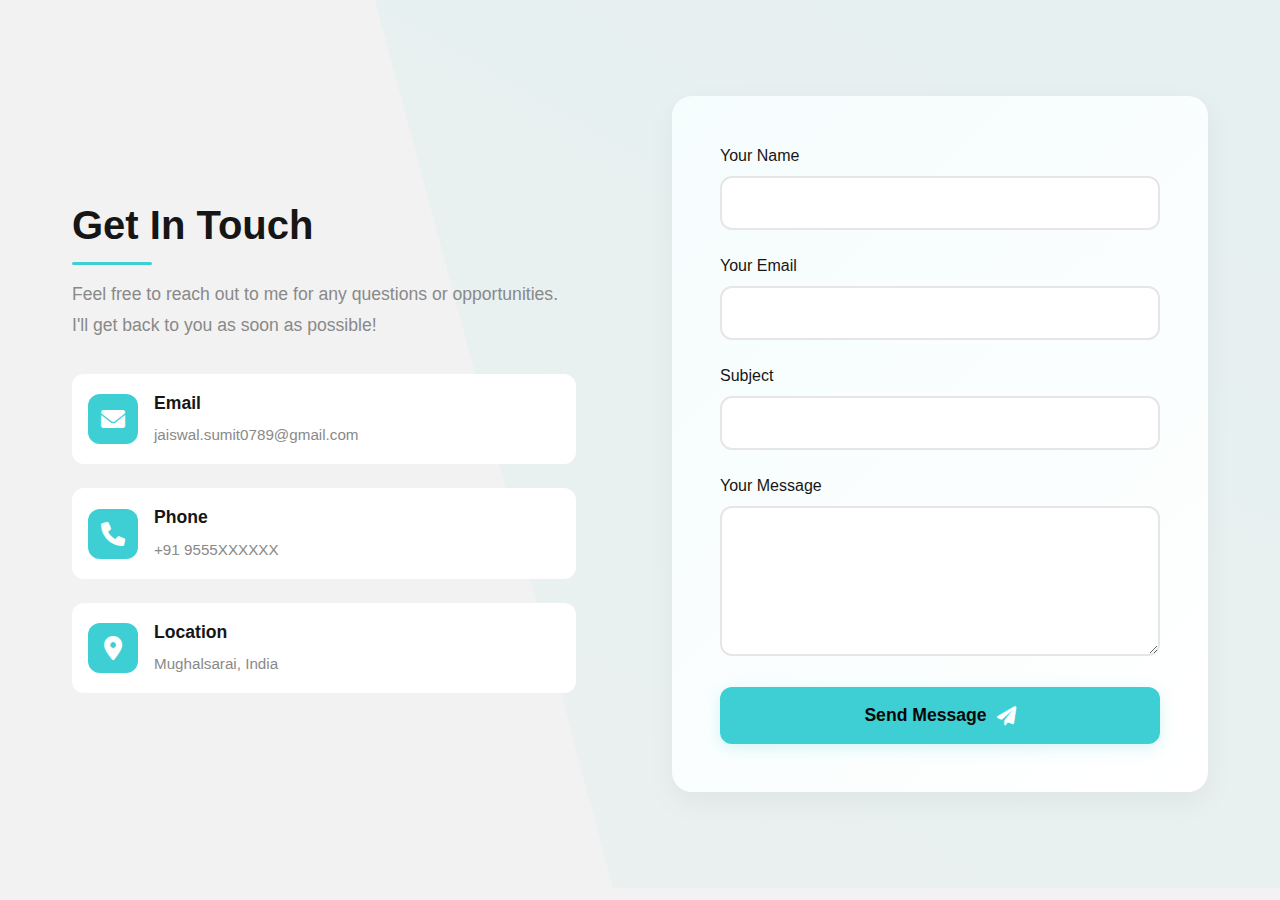
<file: contact.html>
<!DOCTYPE html>
<html lang="en">
<head>
    <meta charset="UTF-8">
    <meta name="viewport" content="width=device-width, initial-scale=1.0">
    <title>Contact Me</title>
    <link rel="stylesheet" href="css/style.css">
    <link rel="stylesheet" href="https://cdnjs.cloudflare.com/ajax/libs/font-awesome/6.0.0/css/all.min.css">
</head>
<body>
    <section class="contact" id="contact">
        <div class="contact-container">
            <div class="contact-content">
                <!-- Contact Information -->
                <div class="contact-info">
                    <h2>Get In Touch</h2>
                    <p>Feel free to reach out to me for any questions or opportunities. I'll get back to you as soon as possible!</p>
                    
                    <div class="contact-details">
                        <div class="contact-item">
                            <div class="contact-icon">
                                <i class="fas fa-envelope"></i>
                            </div>
                            <div class="contact-text">
                                <h3>Email</h3>
                                <p>jaiswal.sumit0789@gmail.com</p>
                            </div>
                        </div>
                        
                        <div class="contact-item">
                            <div class="contact-icon">
                                <i class="fas fa-phone"></i>
                            </div>
                            <div class="contact-text">
                                <h3>Phone</h3>
                                <p>+91 9555XXXXXX</p>
                            </div>
                        </div>
                        
                        <div class="contact-item">
                            <div class="contact-icon">
                                <i class="fas fa-map-marker-alt"></i>
                            </div>
                            <div class="contact-text">
                                <h3>Location</h3>
                                <p>Mughalsarai, India</p>
                            </div>
                        </div>
                    </div>
                </div>

                <!-- Contact Form -->
                <div class="contact-form">
                    <form id="contactForm" action="mailto:jaiswal.sumit0789@gmail.com" method="POST" enctype="text/plain">
                        <div class="form-group">
                            <label for="name">Your Name</label>
                            <input type="text" id="name" name="name" class="form-control" required>
                        </div>
                        
                        <div class="form-group">
                            <label for="email">Your Email</label>
                            <input type="email" id="email" name="email" class="form-control" required>
                        </div>
                        
                        <div class="form-group">
                            <label for="subject">Subject</label>
                            <input type="text" id="subject" name="subject" class="form-control" required>
                        </div>
                        
                        <div class="form-group">
                            <label for="message">Your Message</label>
                            <textarea id="message" name="message" class="form-control" required></textarea>
                        </div>
                        
                        <button type="submit" class="submit-btn">
                            Send Message
                            <i class="fas fa-paper-plane"></i>
                        </button>
                    </form>
                </div>
            </div>
        </div>
    </section>

    <script>
        document.getElementById('contactForm').addEventListener('submit', function(e) {
            e.preventDefault();
            
            // Get form data
            const formData = new FormData(this);
            const data = Object.fromEntries(formData);
            
            // Create mailto link
            const mailtoLink = `mailto:jaiswal.sumit0789@gmail.com?subject=${encodeURIComponent(data.subject)}&body=${encodeURIComponent(
                `Name: ${data.name}\nEmail: ${data.email}\n\nMessage:\n${data.message}`
            )}`;
            
            // Open mail client
            window.location.href = mailtoLink;
            
            // Show success message
            const successMessage = document.createElement('div');
            successMessage.className = 'success-message';
            successMessage.textContent = 'Message sent successfully!';
            document.body.appendChild(successMessage);
            
            // Remove success message after 3 seconds
            setTimeout(() => {
                successMessage.remove();
            }, 3000);
            
            // Reset form
            this.reset();
        });
    </script>
</body>
</html>
</file>
<file: css/style.css>
@import 'utilities.css';
:root {
    /* Light Theme (Default) */
    --primary: #3DCFD3;
    --dark: #161616;
    --pure: #FFFFFF;
    --ternary: #898989;
    --light: #F2F2F2;
    --background: #F2F2F2;
    --text: #161616;
    --card-bg: #FFFFFF;
    --card-shadow: rgba(0, 0, 0, 0.1);
    --header-bg: #000000;
    --section-bg: #F2F2F2;
    --timeline-bg: #FFFFFF;
    --timeline-text: #161616;
    --contact-bg: #F2F2F2;
    --form-bg: #FFFFFF;
    --form-border: #e6e6e6;
}

[data-theme="dark"] {
    /* Dark Theme */
    --primary: #3DCFD3;
    --dark: #F2F2F2;
    --pure: #161616;
    --ternary: #A0A0A0;
    --light: #2A2A2A;
    --background: #1A1A1A;
    --text: #F2F2F2;
    --card-bg: #2A2A2A;
    --card-shadow: rgba(0, 0, 0, 0.3);
    --header-bg: #000000;
    --section-bg: #1A1A1A;
    --timeline-bg: #2A2A2A;
    --timeline-text: #F2F2F2;
    --contact-bg: #1A1A1A;
    --form-bg: #2A2A2A;
    --form-border: #404040;
}

/* Theme Transition */
* {
    transition: background-color 0.3s ease, color 0.3s ease, border-color 0.3s ease, box-shadow 0.3s ease;
}

/* Theme Toggle Button */
.theme-toggle {
    background: none;
    border: none;
    cursor: pointer;
    padding: 8px;
    border-radius: 50%;
    display: flex;
    align-items: center;
    justify-content: center;
    color: var(--text);
    font-size: 1.2rem;
    margin-left: auto;
    margin-right: 1rem;
    transition: transform 0.3s ease;
}

.theme-toggle:hover {
    transform: rotate(30deg);
}

.theme-toggle i {
    color: var(--primary);
}

body{
    font-family: 'Poppins', sans-serif;
    background-color: var(--background);
    color: var(--text);
    font-size: 16px;
    line-height: 1.5;
}

*{
    margin:0;
    padding:0;
    box-sizing:border-box;
    -webkit-font-smotthing:antialiased;
}


header{
    background-color: var(--header-bg);
    margin-top: 10px;
    height: 600px;
    clip-path: polygon(0 0, 100% 0, 100% 100%, 75% 83%, 0 100%);

}

header nav .left a{
    color: #fff;
    text-decoration: none;
    margin-right: 2rem;
    text-transform: uppercase;
}

header nav .left a:hover{
    color: #3DCFD3;
    transition: all 0.3s ease-in-out;
}

.container
{
    color: #fff;
    max-width:1152px;
    margin:0 auto;
    padding:0 15px;
}

header nav {
    padding: 10px 2px;
}

header nav .logo {
    display: flex;
    align-items: center;
    justify-content: space-between;
    margin-right: 3rem
}

.hero .img {
    width: 400px;
    height: 400px;
    border-radius: 20px;
    align-items: left;
    margin-left: -6rem;
    margin-right: 2rem;
    margin-top: 2rem;
}

.hero .img img {
    height: 80%;
    border-radius: 20px;
    margin-bottom: 1rem;
    
}


.hero-text {
    display: flex;
    flex-direction: column;
    align-items: flex-start;
    justify-content: center;
    font-weight: 100; 
}


.hero-text .small-heading {
    font-size: 1.5rem; 
    margin-bottom: 0.5rem; 
    font-weight: 400; 
}


.hero-text .para1{
    width: 100px;
    font-size: 1.5rem;
    margin-top: 3rem; 
    
}

@keyframes risefrombottom {
    0% {
        transform: translateY(100%);
        opacity: 0;
    }
    100% {
        transform: translateY(0);
        opacity: 1;
    }
}


.animate-rise {
    animation: riseFromBottom 1.5s ease-out; /* Animation duration and easing */
    animation-delay: 0.3s; /* Optional: Add a slight delay */
    animation-fill-mode: forwards; /* Ensure the final state is retained */
    opacity: 0; /* Start with the image hidden */
}


.about {
    display: flex;
    height: 600px;
    justify-content: space-between;
    align-items: center;
    margin-top: 5rem;
    margin-bottom: 5rem;
}


section.about.text img{
    display: flex;
    align-items: center;
    justify-content: center;
    width: 35px;
    height: 35px;
    border-radius: 50%;
    margin-right: 1.5rem;

} 

.about .img a img {
    transition: transform 0.3s ease-in-out; /* Smooth transition for scaling */
}

.about .img a img:hover {
    transform: scale(1.25); 
}


.section-head{
    color: var(--text);
    text-align: center;
    margin-bottom: 1rem;
    line-height: .5rem;
    padding: 2rem;
}

.section-head span{
    color: #3DCFD3;
}

.section-head + p{
    color: #898989;
    font-family: Lato, sans-serif;
    margin-bottom: 2rem;
    text-align: center;

}


section.Project {
    background-color: var(--section-bg);
    padding-top: 2rem;
}

section.Project .section-head {
    color: var(--text);
}

section.Project p {
    color: var(--ternary);
}

section.Project .card-wrapper{
    display: grid;
    grid-template-columns: repeat(3, 1fr);
    grid-gap: 2rem;
    
}

section.Project .card-wrapper.card{
    position: relative;
}

section.Project .card-wrapper .card{
    width: 100%;
    height: 100%;
    border-radius: 20px;
    transition: transform 0.3s ease-in-out; /* Smooth transition for scaling */
}
section.Project .card-wrapper.card:hover{
    transform: scale(1.25); /* Scale up the image on hover */
}


/* Skills Section */
.circular-progress {
    position: relative;
    width: 120px;
    height: 120px;
    margin: 0 auto;
}

.circle {
    position: relative;
    width: 100%;
    height: 100%;
    background: #e6e6e6; /* Background color of the progress bar */
    border-radius: 50%;
    overflow: hidden;
}

.mask {
    position: absolute;
    width: 100%;
    height: 100%;
    clip: rect(0px, 120px, 120px, 60px); /* Clip the circle into halves */
}

.mask.full {
    clip: rect(0px, 60px, 120px, 0px); /* Clip for the full mask */
}

.fill {
    position: absolute;
    width: 100%;
    height: 100%;
    background: #3DCFD3; /* Progress bar color */
    border-radius: 50%;
    transform: rotate(0deg); /* Default rotation */
    transform-origin: center;
}

.inside-circle {
    position: absolute;
    top: 50%;
    left: 50%;
    transform: translate(-50%, -50%);
    width: 80%;
    height: 80%;
    background: #fff; /* Inner circle background */
    border-radius: 50%;
    display: flex;
    align-items: center;
    justify-content: center;
    flex-direction: column;
}

.circular-progress:hover .center-logo {
    opacity: 0.2;
}

.circular-progress:hover .progress-text {
    opacity: 1;
}

.center-logo {
    width: 50%;
    height: 50%;
    object-fit: contain;
    transition: opacity 0.3s ease;
    z-index: 2;
}

.progress-text {
    font-size: 14px;
    color: #3DCFD3;
    font-weight: bold;
    margin-top: 5px;
    z-index: 3;
    opacity: 0; /* Hidden by default */
    transition: opacity 0.3s ease-in-out; /* Smooth transition */
    position: absolute; /* Position it in the center */
    top: 50%;
    left: 50%;
    transform: translate(-50%, -50%); /* Center the text */
    font-size: 1.5rem; /* Adjust font size */
    color: rgb(61, 207, 211); /* Text color */
    font-weight: bold;
    z-index: 3; /* Ensure it appears above the icon */
    transition: opacity 0.3s ease-in-out; /* Smooth transition */
}

/* Tooltip styles */
.tooltip {
    position: absolute;
    bottom: -15px;
    left: 50%;
    transform: translateX(-50%);
    background: rgba(255, 255, 255, 0.1);;
    color: white;
    border: 1px solid #3DCfD3;
    padding: 8px 12px;
    border-radius: 8px;
    font-size: 12px;
    white-space: nowrap;
    opacity: 0;
    pointer-events: none;
    transition: opacity 0.4s ease;
}

/* Hover + delay for tooltip */
.circular-progress:hover .tooltip {
    animation: fadeInTooltip 1.2s forwards;
}

@keyframes fadeInTooltip {
    0% { opacity: 0; }
    80% { opacity: 0; }
    100% { opacity: 1; }
}

.card {
    background-color: var(--card-bg);
    color: var(--text);
    border-radius: 12px;
    padding: 20px;
    box-shadow: 0 4px 12px var(--card-shadow);
    text-align: center;
    transition: transform 0.3s ease;
    width: 100%; /* Ensure cards are responsive */
    max-width: 300px; /* Optional: Limit card width */
    position: relative; /* Ensure the tooltip is positioned relative to the card */
}

/* Tooltip styles */
.card::after {
    content: attr(data-tooltip); /* Use the data-tooltip attribute as the tooltip content */
    position: absolute;
    bottom: 0%; /* Position the tooltip above the card */
    left: 50%;
    transform: translateX(-50%);
    background: rgba(0, 0, 0, 0.8); /* Dark background for the tooltip */
    color: #fff; /* White text */
    padding: 8px 12px;
    border-radius: 8px;
    font-size: 12px;
    white-space: nowrap;
    opacity: 0; /* Hidden by default */
    pointer-events: none; /* Prevent interaction */
    transition: opacity 0.3s ease, transform 0.3s ease; /* Smooth fade-in and slide-up */
}

/* Show the tooltip on hover with a delay */
.card:hover::after {
    opacity: 1; /* Make the tooltip visible */
    transform: translateX(-50%) translateY(-10px); /* Slide the tooltip up slightly */
    transition-delay: 0.5s; /* Add a delay before showing the tooltip */
}

.card:hover {
    transform: translateY(-5px); /* Hover effect */
}

.skills-container {
    display: grid;
    grid-template-columns: repeat(4, 1fr); 
    gap: 20px; 
    padding: 20px;
    justify-items: center; 
}


.progress-text {
    opacity: 0; 
    position: absolute; 
    top: 50%;
    left: 50%;
    transform: translate(-50%, -50%); 
    font-size: 1.5rem; 
    color: #3DCFD3; 
    font-weight: bold;
    z-index: 3; 
    transition: opacity 0.3s ease-in-out; 
}


.circular-progress:hover .progress-text {
    opacity: 1; 
    transform: translate(-50%, -50%) scale(1.2); 
    transition: opacity 0.3s ease-in-out, transform 0.3s ease-in-out; 
}


.circular-progress:hover .center-logo {
    opacity: 0.2; 
    transition: opacity 0.3s ease-in-out; 
}


.card:hover .progress-text {
    opacity: 1; 
    transform: translate(-50%, -50%) scale(1.2); 
    transition: opacity 0.3s ease-in-out, transform 0.3s ease-in-out; 
}

.card:hover .center-logo {
    opacity: 0.2; 
    transition: opacity 0.3s ease-in-out; }

section.achievements {
    background-color: var(--section-bg);
    padding: 20px;
}

section.achievements .section-head {
    color: var(--text);
}

section.achievements p {
    color: var(--ternary);
}

section.achievements .card-wrapper {
    margin-top: 6rem; 
    margin-bottom: 3rem;
    display: grid;
    grid-template-columns: repeat(3, 1fr); 
    gap: 2rem; /* Space between cards */
    width: 100%; /* Ensure the grid takes full width */
    max-width: 1200px; /* Optional: Limit the grid width */
}

section.achievements .card1 {
    background-color: var(--card-bg);
    border-radius: 12px;
    box-shadow: 0 4px 8px var(--card-shadow);
    padding: 3rem 2rem;
    padding-top: 6rem;
    position: relative;
    text-align: center;
    transition: transform 0.3s ease; /* Add hover effect */
}

section.achievements .card1:hover {
    transform: translateY(-15px); 
    background-color: var(--primary);
    box-shadow: 0 8px 16px var(--card-shadow);
    transition: all 0.3s ease-in-out; /* Smooth */
}

section.achievements .card1 h2{
    color: var(--text);
    text-align: center;
    padding: 1rem;
    margin-top: -2rem;
}

section.achievements .card1:hover h2 {
    color: var(--pure);
    transition: all 0.3s ease-in-out;
}



section.achievements .card-wrapper .card1 img{
    position: absolute;
    top: -50px;
    left : 50%;
    transform: translateX(-50%);
    -webkit-transform: translateX(-50%);
    -moz-transform: translateX(-50%);
    -ms-transform: translateX(-50%);
    -o-transform: translateX(-50%);
}

section.achievements .card-wrapper .card1 p{
    font-size: 1rem;
    font-family: lato, sans-serif;
    margin-top: .5rem;
    color: var(--ternary);
}

section.achievements .card-wrapper .card1:hover p{
    color: var(--pure);
    transition: all 0.3s ease-in-out;
}


.circular-progress {
    --size: 120px;
    --thickness: 10px;
    --percentage: 75; /* Default, can override inline */
  
    width: var(--size);
    height: var(--size);
    border-radius: 50%;
    background: conic-gradient(
      #3DCfD3 calc(var(--percentage) * 1%), 
      #e6e6e6 0
    );
    display: flex;
    align-items: center;
    justify-content: center;
    position: relative;
    margin: auto;
  }
  
  .circular-progress::before {
    content: '';
    position: absolute;
    width: calc(var(--size) - var(--thickness) * 2);
    height: calc(var(--size) - var(--thickness) * 2);
    background: white;
    border-radius: 50%;
    z-index: 1;
  }
  
  .inside-circle {
    position: absolute;
    z-index: 2;
    display: flex;
    flex-direction: column;
    align-items: center;
    justify-content: center;
    color: #fff;
  }

/* Modern Educational Journey - Side Timeline */
.education {
    background: var(--section-bg);
    padding: 6rem 0;
    position: relative;
    overflow: hidden;
}

.education .section-head {
    color: var(--text);
}

.education p {
    color: var(--ternary);
}

/* Background Decorative Elements */
.education::before {
    content: '';
    position: absolute;
    top: -50%;
    right: -20%;
    width: 80%;
    height: 200%;
    background: linear-gradient(45deg, rgba(61, 207, 211, 0.03) 0%, rgba(61, 207, 211, 0.08) 100%);
    transform: rotate(-15deg);
    z-index: 0;
}

.timeline {
    max-width: 1200px;
    margin: 0 auto;
    padding: 2rem;
    position: relative;
    z-index: 1;
}

/* Side Timeline Line with Gradient */
.timeline::before {
    content: '';
    position: absolute;
    left: 120px;
    top: 0;
    width: 3px;
    height: 100%;
    background: linear-gradient(to bottom, 
        #3DCfD3 0%,
        #2a9d9f 50%,
        #1a6d6f 100%
    );
    border-radius: 3px;
    box-shadow: 
        0 0 20px rgba(61, 207, 211, 0.3),
        0 0 40px rgba(61, 207, 211, 0.1);
}

/* Timeline Items Container */
.timeline-item {
    position: relative;
    margin-bottom: 5rem;
    padding-left: 180px;
    opacity: 0;
    animation: slideInRight 0.8s cubic-bezier(0.4, 0, 0.2, 1) forwards;
}

@keyframes slideInRight {
    from { 
        opacity: 0;
        transform: translateX(-30px);
    }
    to { 
        opacity: 1;
        transform: translateX(0);
    }
}

/* Timeline Dot with Glow Effect */
.timeline-item::before {
    content: '';
    position: absolute;
    left: 114px;
    top: 50%;
    transform: translateY(-50%);
    width: 16px;
    height: 16px;
    background: #fff;
    border: 3px solid #3DCfD3;
    border-radius: 50%;
    box-shadow: 
        0 0 0 4px rgba(61, 207, 211, 0.2),
        0 0 20px rgba(61, 207, 211, 0.4);
    z-index: 2;
    transition: all 0.3s ease;
}

/* Connecting Line to Card */
.timeline-item::after {
    content: '';
    position: absolute;
    left: 130px;
    top: 50%;
    width: 30px;
    height: 2px;
    background: linear-gradient(90deg, #3DCfD3, transparent);
    transform: translateY(-50%);
}

/* Content Cards with Glassmorphism */
.timeline-content {
    background: var(--timeline-bg);
    backdrop-filter: blur(10px);
    border-radius: 20px;
    padding: 2.5rem;
    position: relative;
    box-shadow: 
        0 10px 30px rgba(0, 0, 0, 0.05),
        0 1px 3px rgba(0, 0, 0, 0.1);
    transition: all 0.4s cubic-bezier(0.4, 0, 0.2, 1);
    border: 1px solid var(--form-border);
    overflow: hidden;
    color: var(--timeline-text);
}

/* Card Background Pattern */
.timeline-content::before {
    content: '';
    position: absolute;
    top: 0;
    left: 0;
    right: 0;
    bottom: 0;
    background: 
        linear-gradient(135deg, rgba(61, 207, 211, 0.05) 0%, transparent 100%),
        repeating-linear-gradient(45deg, 
            transparent 0px, 
            transparent 10px, 
            rgba(61, 207, 211, 0.03) 10px, 
            rgba(61, 207, 211, 0.03) 20px
        );
    z-index: -1;
    opacity: 0;
    transition: opacity 0.3s ease;
}

/* Year Badge with Modern Style */
.timeline-date {
    display: inline-block;
    background: linear-gradient(135deg, #3DCfD3, #2a9d9f);
    color: white;
    padding: 0.6rem 1.5rem;
    border-radius: 30px;
    font-size: 0.9em;
    font-weight: 600;
    margin-bottom: 1.5rem;
    box-shadow: 
        0 4px 15px rgba(61, 207, 211, 0.2),
        0 1px 3px rgba(0, 0, 0, 0.1);
    position: relative;
    overflow: hidden;
}

.timeline-date::before {
    content: '';
    position: absolute;
    top: 0;
    left: 0;
    right: 0;
    bottom: 0;
    background: linear-gradient(45deg, 
        transparent 0%, 
        rgba(255, 255, 255, 0.1) 50%, 
        transparent 100%
    );
    transform: translateX(-100%);
    transition: transform 0.6s ease;
}

/* Card Content Styling */
.timeline-content h3 {
    color: var(--text);
    font-size: 1.8em;
    margin: 0.5rem 0;
    font-weight: 700;
    line-height: 1.3;
    background: none;
    -webkit-text-fill-color: var(--text);
}

.timeline-content h4 {
    color: var(--primary);
    font-size: 1.3em;
    margin: 0.8rem 0;
    font-weight: 500;
    letter-spacing: 0.5px;
}

.timeline-location {
    color: var(--ternary);
    font-size: 1.1em;
    margin: 1rem 0;
    display: flex;
    align-items: center;
    gap: 0.8rem;
    padding: 0.5rem 1rem;
    background: var(--card-bg);
    border-radius: 8px;
    width: fit-content;
}

.timeline-location::before {
    content: '📍';
    font-size: 1.2em;
}

.timeline-description {
    color: var(--ternary);
    margin: 1.2rem 0 0 0;
    line-height: 1.8;
    font-size: 1.05em;
    position: relative;
    padding-left: 1rem;
    border-left: 2px solid var(--primary);
}

/* Hover Effects */
.timeline-item:hover::before {
    transform: translateY(-50%) scale(1.2);
    box-shadow: 
        0 0 0 6px rgba(61, 207, 211, 0.3),
        0 0 30px rgba(61, 207, 211, 0.6);
}

.timeline-content:hover {
    transform: translateY(-5px) translateX(5px);
    box-shadow: 
        0 20px 40px rgba(61, 207, 211, 0.15),
        0 1px 3px rgba(0, 0, 0, 0.1);
}

.timeline-content:hover::before {
    opacity: 1;
}

.timeline-date:hover::before {
    transform: translateX(100%);
}

/* Responsive Design */
@media screen and (max-width: 768px) {
    .timeline::before {
        left: 30px;
    }

    .timeline-item {
        padding-left: 80px;
    }

    .timeline-item::before {
        left: 24px;
    }

    .timeline-item::after {
        left: 40px;
        width: 20px;
    }

    .timeline-content {
        padding: 1.5rem;
    }

    .timeline-content h3 {
        font-size: 1.5em;
    }

    .timeline-date {
        padding: 0.5rem 1.2rem;
        font-size: 0.8em;
    }
}

/* Contact Section Styles */
.contact {
    padding: 6rem 0;
    background: var(--contact-bg);
    position: relative;
    overflow: hidden;
}

.contact::before {
    content: '';
    position: absolute;
    top: -50%;
    right: -20%;
    width: 80%;
    height: 200%;
    background: linear-gradient(45deg, rgba(61, 207, 211, 0.03) 0%, rgba(61, 207, 211, 0.08) 100%);
    transform: rotate(-15deg);
    z-index: 0;
}

.contact-container {
    max-width: 1200px;
    margin: 0 auto;
    padding: 0 2rem;
    position: relative;
    z-index: 1;
}

.contact-content {
    display: grid;
    grid-template-columns: 1fr 1fr;
    gap: 4rem;
    align-items: center;
}

.contact-info {
    padding-right: 2rem;
}

.contact-info h2 {
    font-size: 2.5rem;
    color: var(--text);
    margin-bottom: 1.5rem;
    position: relative;
}

.contact-info h2::after {
    content: '';
    position: absolute;
    bottom: -10px;
    left: 0;
    width: 80px;
    height: 3px;
    background: var(--primary);
    border-radius: 2px;
}

.contact-info p {
    color: var(--ternary);
    font-size: 1.1rem;
    line-height: 1.8;
    margin-bottom: 2rem;
}

.contact-details {
    display: flex;
    flex-direction: column;
    gap: 1.5rem;
}

.contact-item {
    display: flex;
    align-items: center;
    gap: 1rem;
    padding: 1rem;
    background: var(--card-bg);
    border-radius: 12px;
    transition: transform 0.3s ease, box-shadow 0.3s ease;
}

.contact-item:hover {
    transform: translateY(-5px);
    box-shadow: 0 10px 20px rgba(61, 207, 211, 0.1);
}

.contact-icon {
    width: 50px;
    height: 50px;
    background: var(--primary);
    border-radius: 12px;
    display: flex;
    align-items: center;
    justify-content: center;
    color: white;
    font-size: 1.5rem;
}

.contact-text h3 {
    font-size: 1.1rem;
    color: var(--text);
    margin-bottom: 0.3rem;
}

.contact-text p {
    color: var(--ternary);
    font-size: 0.95rem;
    margin: 0;
}

.contact-form {
    background: var(--form-bg);
    padding: 3rem;
    border-radius: 20px;
    box-shadow: 0 10px 30px rgba(0, 0, 0, 0.05);
    position: relative;
    overflow: hidden;
}

.contact-form::before {
    content: '';
    position: absolute;
    top: 0;
    left: 0;
    right: 0;
    bottom: 0;
    background: linear-gradient(135deg, rgba(61, 207, 211, 0.05) 0%, transparent 100%);
    z-index: 0;
}

.form-group {
    position: relative;
    margin-bottom: 1.5rem;
    z-index: 1;
}

.form-group label {
    display: block;
    margin-bottom: 0.5rem;
    color: var(--text);
    font-weight: 500;
}

.form-control {
    width: 100%;
    padding: 1rem;
    border: 2px solid var(--form-border);
    border-radius: 12px;
    font-size: 1rem;
    transition: all 0.3s ease;
    background: var(--form-bg);
    color: var(--text);
}

.form-control:focus {
    outline: none;
    border-color: var(--primary);
    box-shadow: 0 0 0 4px rgba(61, 207, 211, 0.1);
}

.form-control::placeholder {
    color: var(--ternary);
}

textarea.form-control {
    min-height: 150px;
    resize: vertical;
}

.submit-btn {
    background: var(--primary);
    color: rgb(8, 8, 8) !important;
    padding: 1rem 2rem;
    border: 2px solid var(--primary);
    border-radius: 12px;
    font-size: 1.1rem;
    font-weight: 600;
    cursor: pointer;
    transition: all 0.3s ease;
    width: 100%;
    position: relative;
    overflow: hidden;
    display: flex;
    align-items: center;
    justify-content: center;
    gap: 10px;
    margin-top: 1rem;
    box-shadow: 0 4px 15px rgba(61, 207, 211, 0.2);
    opacity: 1;
    visibility: visible;
    z-index: 1;
}

.submit-btn i {
    font-size: 1.2rem;
    transition: transform 0.3s ease;
    color: white;
}

.submit-btn:hover {
    transform: translateY(-3px);
    box-shadow: 0 10px 20px rgba(61, 207, 211, 0.3);
    background: #2a9d9f;
    border-color: #2a9d9f;
    color: #fff !important;
}

.submit-btn:hover i {
    transform: translateX(5px);
    color: white;
}

.submit-btn:active {
    transform: translateY(-1px);
    box-shadow: 0 5px 10px rgba(61, 207, 211, 0.2);
}

/* Ensure the button is visible in the form */
.contact-form form {
    position: relative;
    z-index: 1;
}

.contact-form .form-group {
    position: relative;
    z-index: 1;
}

/* Success Message Animation */
@keyframes slideIn {
    from {
        transform: translateY(-20px);
        opacity: 0;
    }
    to {
        transform: translateY(0);
        opacity: 1;
    }
}

.success-message {
    position: fixed;
    top: 20px;
    right: 20px;
    background: var(--primary);
    color: var(--pure);
    padding: 1rem 2rem;
    border-radius: 12px;
    box-shadow: 0 10px 20px rgba(16, 185, 129, 0.2);
    animation: slideIn 0.5s ease forwards;
    z-index: 1000;
}

/* Responsive Design for Contact Section */
@media screen and (max-width: 768px) {
    .contact-content {
        grid-template-columns: 1fr;
        gap: 3rem;
    }

    .contact-info {
        padding-right: 0;
        text-align: center;
    }

    .contact-info h2::after {
        left: 50%;
        transform: translateX(-50%);
    }

    .contact-form {
        padding: 2rem;
    }

    .contact-item {
        justify-content: center;
    }
}

/* Error Message Animation */
.error-message {
    position: fixed;
    top: 20px;
    right: 20px;
    background: #EF4444;
    color: var(--pure);
    padding: 1rem 2rem;
    border-radius: 12px;
    box-shadow: 0 10px 20px rgba(239, 68, 68, 0.2);
    animation: slideIn 0.5s ease forwards;
    z-index: 1000;
}

/* Loading State */
.submit-btn:disabled {
    opacity: 0.7;
    cursor: not-allowed;
    transform: none !important;
}

.submit-btn .fa-spinner {
    animation: spin 1s linear infinite;
}

@keyframes spin {
    0% { transform: rotate(0deg); }
    100% { transform: rotate(360deg); }
}

/* Typing Animation Styles */
.typing-text {
    color: var(--primary);
    border-right: 3px solid var(--primary);
    animation: blink 0.7s infinite;
    padding-right: 5px;
    display: inline-block;
    min-width: 200px;
}

@keyframes blink {
    0%, 100% { border-color: transparent; }
    50% { border-color: var(--primary); }
}

/* Update the right navigation container */
header nav .right {
    display: flex;
    align-items: center;
    gap: 1rem;
    margin-left: auto; /* Push the entire right section to the right */
}

header nav .right .btn {
    margin-left: 0; /* Remove any existing margin */
}

/* About Section Styles */
.about .text h1 {
    color: var(--text);
    font-size: 3.6em;
}

.about .text h3 {
    color: var(--text);
    font-size: 2rem;
}

.about .text span {
    color: var(--primary);
}

.about .text p {
    color: var(--ternary);
    margin-top: 1rem;
    font-family: Lato, sans-serif;
    font-size: 1.1rem;
}
</file>
